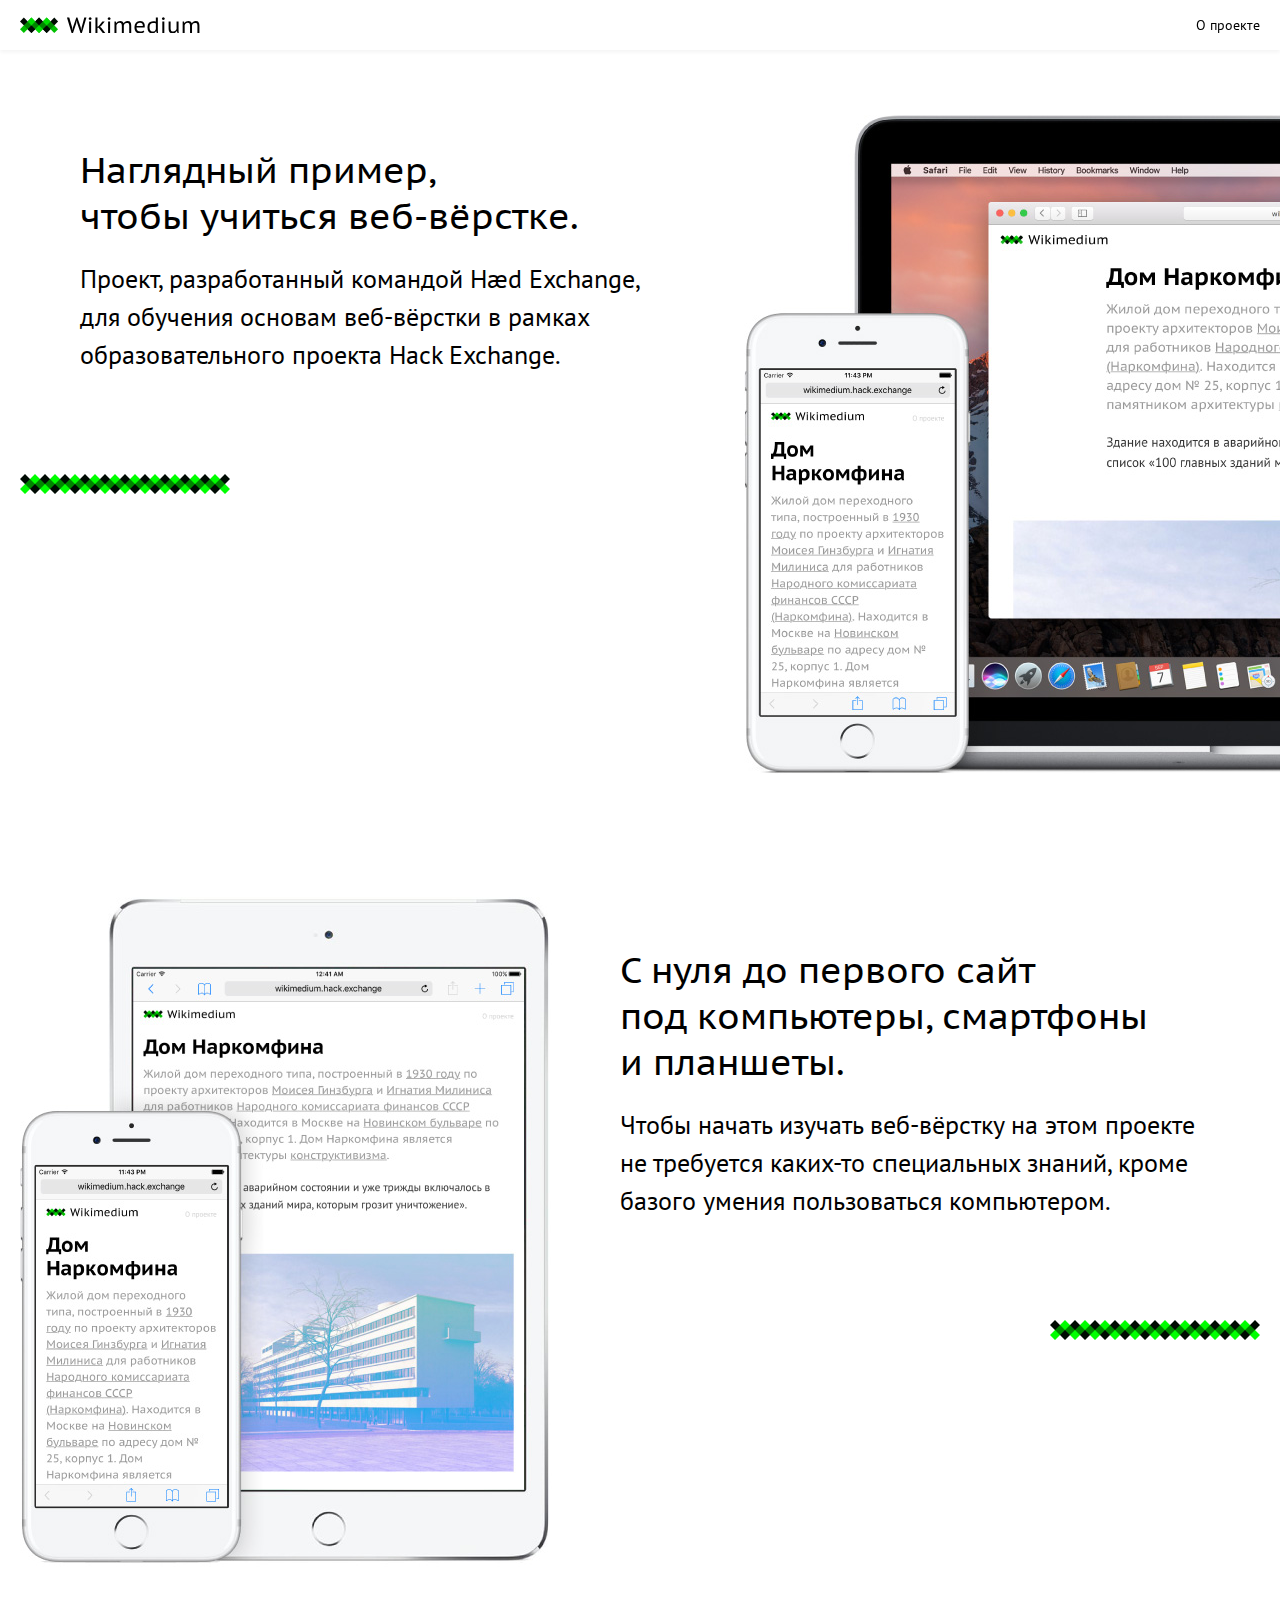
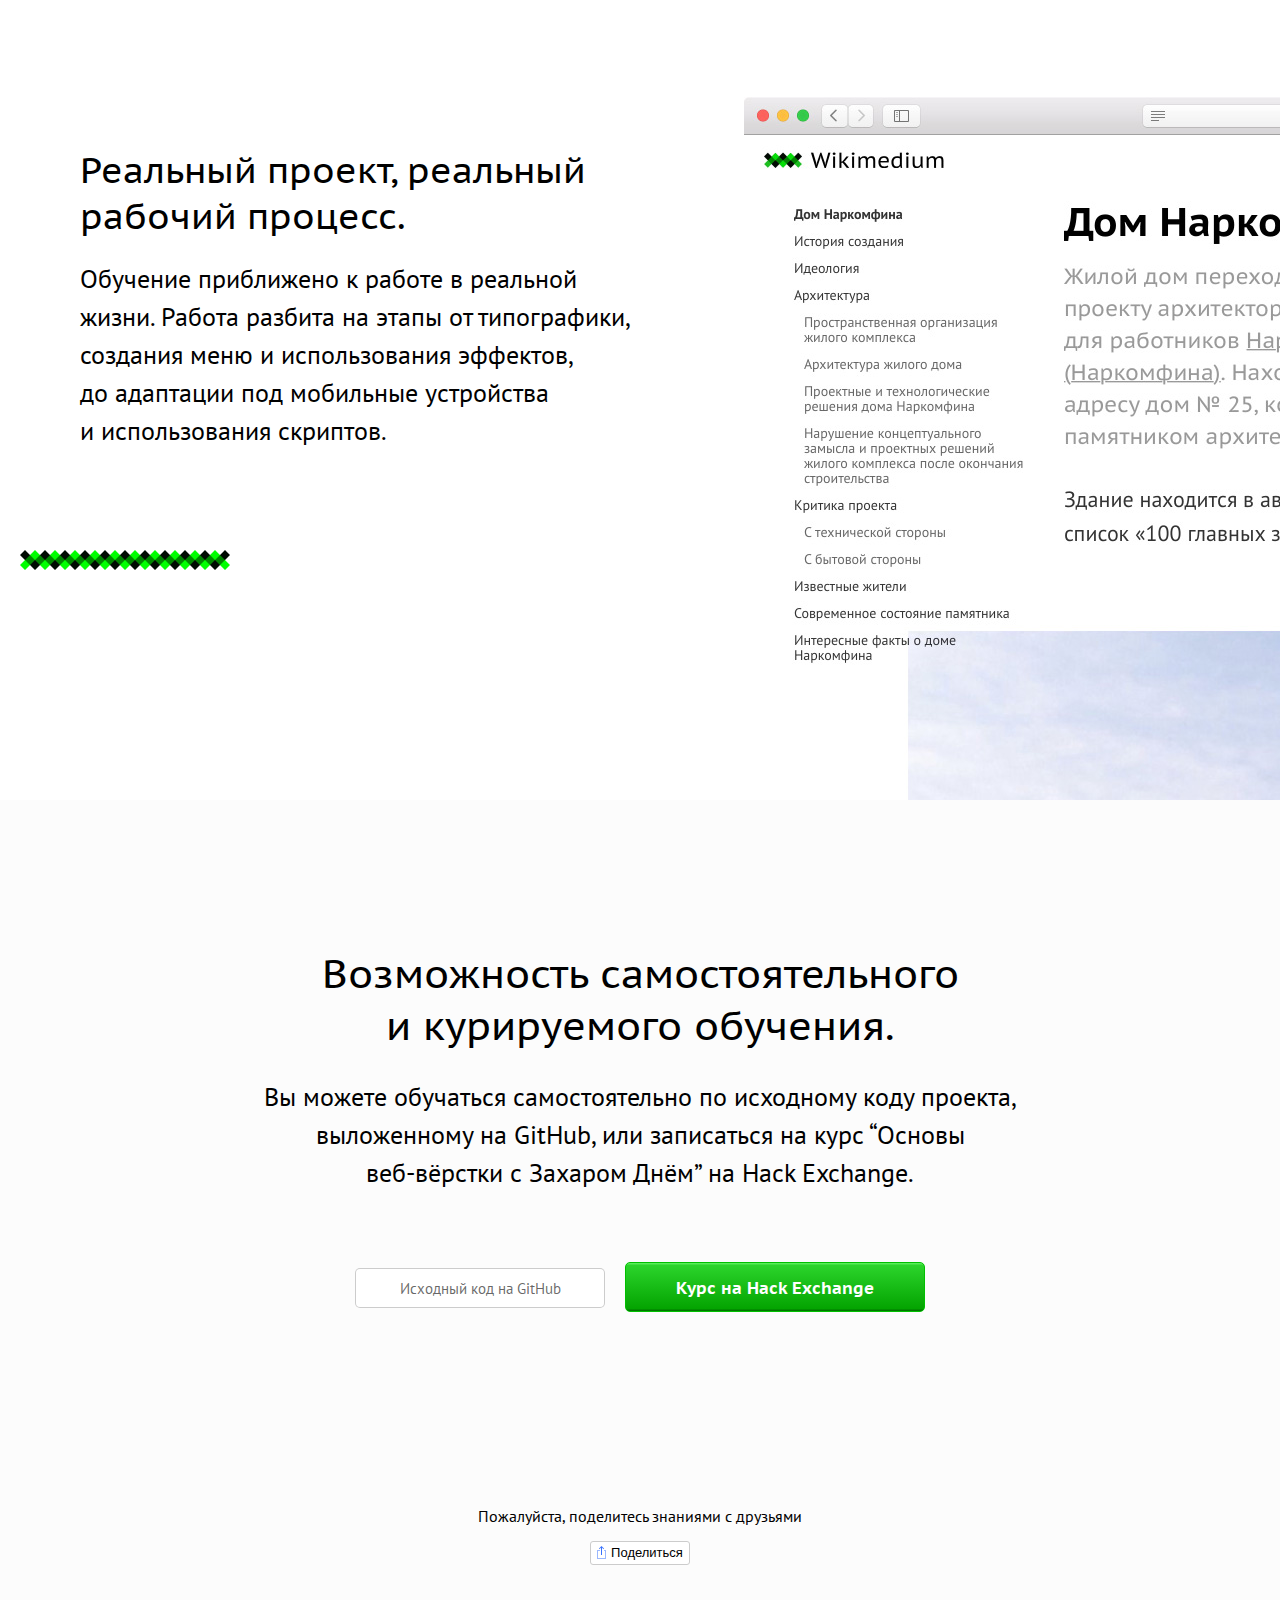
<file: index.html>
<!DOCTYPE html>
<html>
  <head>
    <meta charset="utf-8">
    <meta name="viewport" content="width=device-width">
    <meta name="description" content="Проект, разработанный командой Hæd Exchange, для обучения основам веб-вёрстки в рамках образовательного проекта Hack Exchange.">
    <meta name="keywords" content="hack, exchange, hse, wikipedia, potok2020">

    <meta property="og:type" content="website">
    <meta property="og:url" content="http://wikimedium.hack.exchange/posts.html">
    <meta property="og:title" content="Wikimedium — проект для изучения основ веб-вёрстки">
    <meta property="og:description" content="Проект, разработанный командой Hæd Exchange, для обучения основам веб-вёрстки в рамках образовательного проекта Hack Exchange.">
    <meta property="og:image" content="">

    <title>Wikimedium</title>

    <link rel="stylesheet" href="stylesheets/style.css">
    <link rel="icon" type="image/x-icon" href="favicon.png"/>
    <link rel="icon" type="image/x-icon" href="favicon.ico"/>

    <script type="text/javascript" src="javascripts/jquery-3.1.1.js"></script>
    <script type="text/javascript"src="javascripts/social-likes.min.js"></script>
  </head>
  <body class="landing">
    <nav class="menubar">
      <div>
        <a class="logo" href="posts.html"></a>
        <a class="about" href="index.html">О проекте</a>
      </div>
    </nav>

    <section class="landingWrapper">
      <section class="mainSection left">
        <section>
          <h2>
            Наглядный пример,<br class="">
            чтобы учиться веб-вёрстке.
          </h2>
          <p>
            Проект, разработанный командой Hæd Exchange,<br>
            для обучения основам веб-вёрстки в рамках<br>
            образовательного проекта Hack Exchange.
          </p>
          <figure></figure>
        </section>
        <figure class="mockup" id="mockup1"></figure>
      </section>

      <section class="mainSection right">
        <section>
          <h2>
            С нуля до первого сайт<br>
            под компьютеры, смартфоны<br>
            и планшеты.
          </h2>
          <p>
            Чтобы начать изучать веб-вёрстку на этом проекте<br>
            не требуется каких-то специальных знаний, кроме<br>
            базого умения пользоваться компьютером.
          </p>
          <figure></figure>
        </section>
        <figure class="mockup" id="mockup2"></figure>
      </section>

      <section class="mainSection left">
        <section>
          <h2>
            Реальный проект, реальный<br>
            рабочий процесс.
          </h2>
          <p>
            Обучение приближено к работе в реальной<br>
            жизни. Работа разбита на этапы от типографики,<br>
            создания меню и использования эффектов, <br>
            до адаптации под мобильные устройства <br>
            и использования скриптов.
          </p>
          <figure></figure>
        </section>
        <figure class="mockup" id="mockup3"></figure>
      </section>

      <section class="mainSection center">
        <section>
          <h2>
            Возможность самостоятельного<br>
            и курируемого обучения.
          </h2>
          <p>
            Вы можете обучаться самостоятельно по исходному<br class="compact">
            коду проекта,<br class="full">
            выложенному на GitHub, или записаться<br class="compact">
            на курс “Основы<br class="full">
            веб-вёрстки с Захаром Днём”<br class="compact">
            на Hack Exchange.
          </p>

          <nav>
            <a class="btn small white" href="http://github.com/rostislove">Исходный код на GitHub</a>
            <a class="btn large green" href="http://lessons.hack.exchange">Курс на Hack Exchange</a>
          </nav>

        </section>
        <footer>
          <p>Пожалуйста, поделитесь знаниями с друзьями</p>

          <div class="social-likes social-likes_single" data-url="http://wikimedium.hack.exchange/posts.html" data-single-title="Поделиться">
            <div class="facebook" title="Поделиться ссылкой на Фейсбуке">Facebook</div>
            <div class="twitter" title="Поделиться ссылкой в Твиттере">Twitter</div>
            <div class="vkontakte" title="Поделиться ссылкой во Вконтакте">Вконтакте</div>
            <div class="odnoklassniki" title="Поделиться ссылкой в Одноклассниках">Одноклассники</div>
          </div>
        </footer>

      </section>
    </section>


  </body>
</html>
</file>
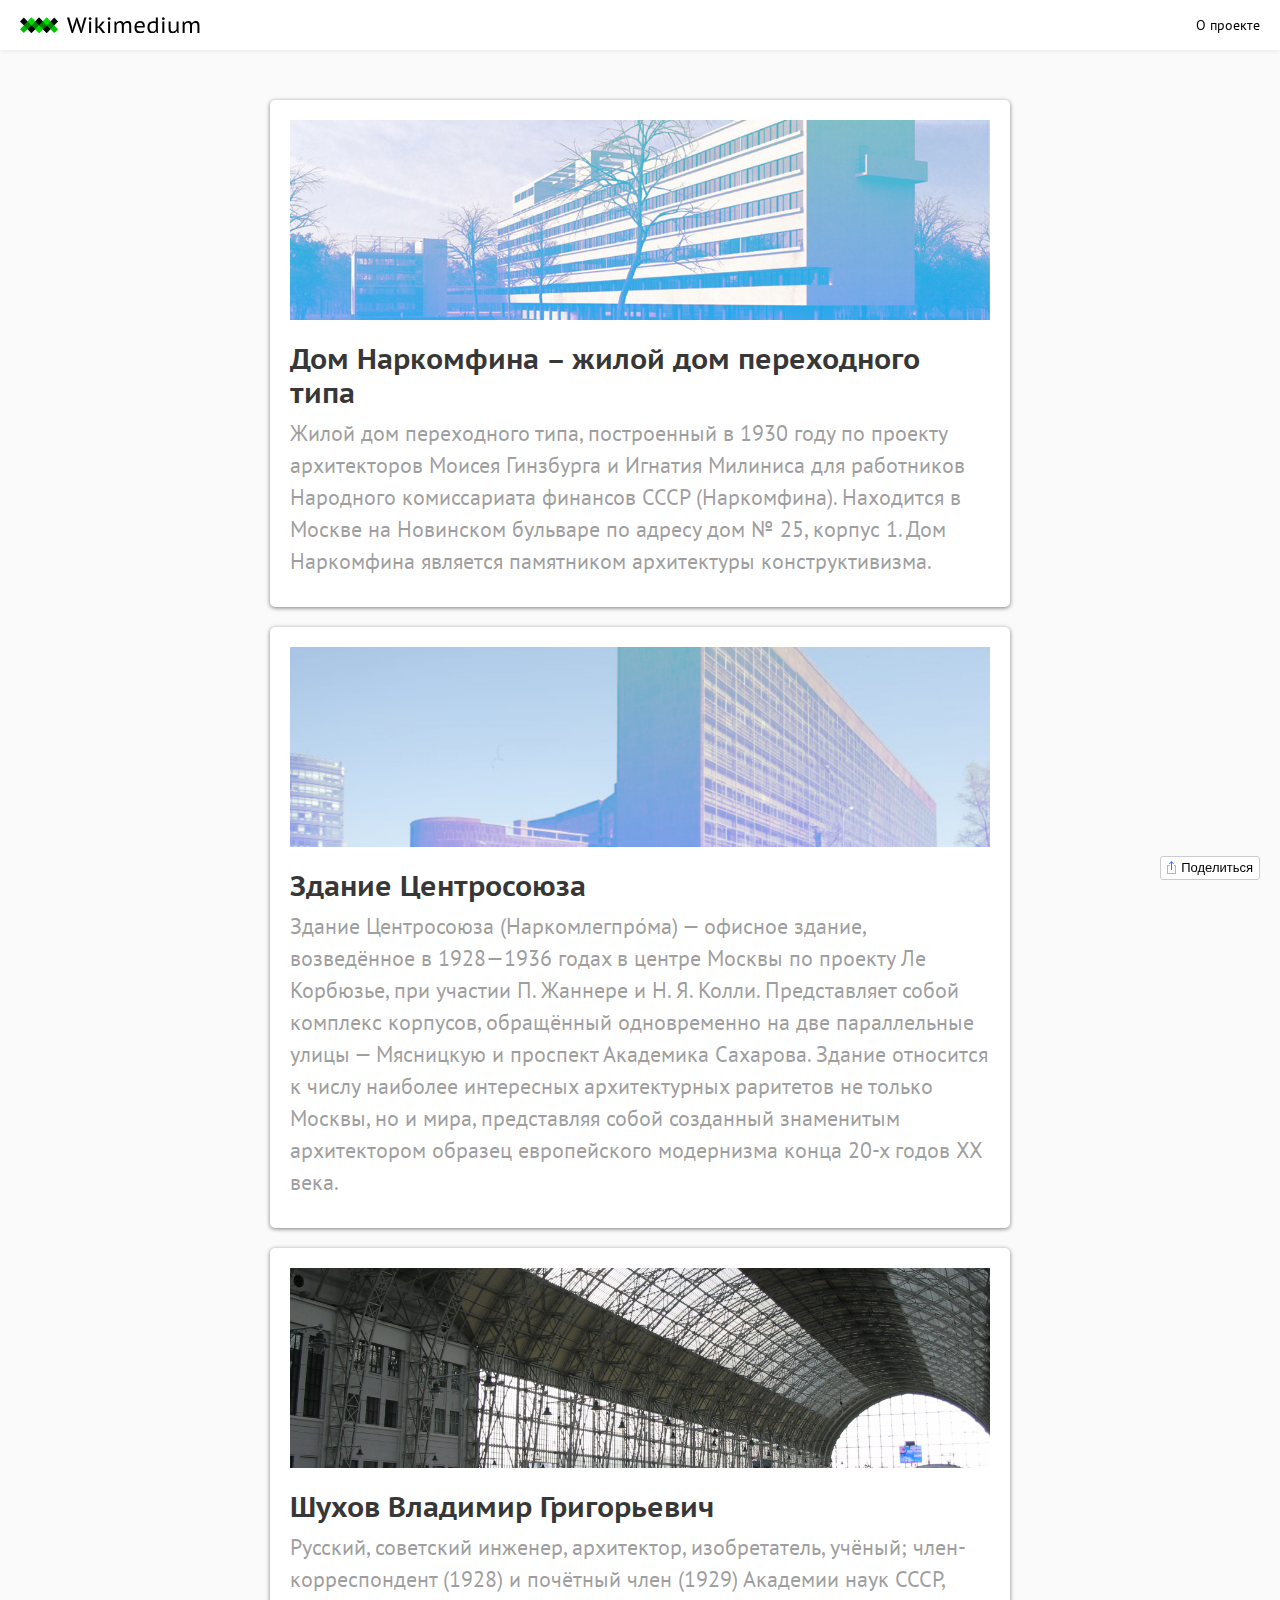
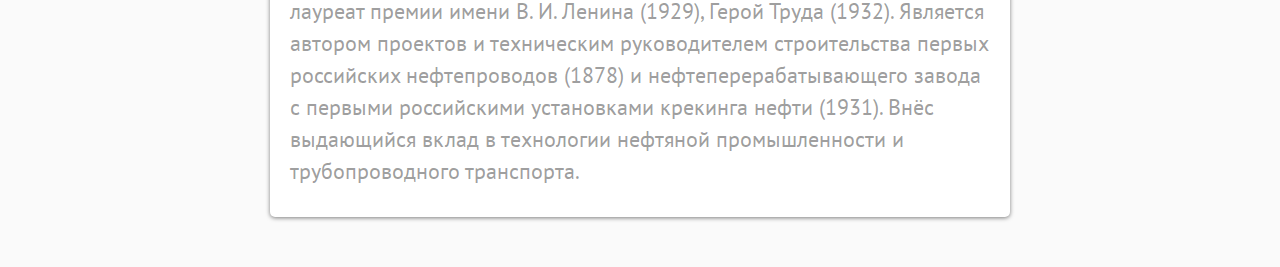
<file: posts.html>
<!DOCTYPE html>
<html>
  <head>
    <meta charset="utf-8">
    <meta name="viewport" content="width=device-width">
    <meta name="description" content="Статьи из Википедии, сверстанная студентами для обучения основам веб-верстки в рамках образовательного проекта Hack Exchange">
    <meta name="keywords" content="hack, exchange, hse, wikipedia, potok2020">

    <meta property="og:type" content="website">
    <meta property="og:url" content="http://wikimedium.hack.exchange/posts.html">
    <meta property="og:title" content="Wikimedium - онлайн энциклопедия">
    <meta property="og:description" content="Статьи из Википедии, сверстанная студентами для обучения основам веб-верстки в рамках образовательного проекта Hack Exchange">
    <meta property="og:image" content="">

    <title>Wikimedium - онлайн энциклопедия</title>



    <link rel="stylesheet" href="stylesheets/style.css">
    <script type="text/javascript" src="javascripts/jquery-3.1.1.js"></script>
    <script type="text/javascript"src="javascripts/social-likes.min.js"></script>
  </head>
  <body class="posts">
    <nav class="menubar">
      <div>
        <a class="logo" href="posts.html"></a>
        <a class="about" href="index.html">О проекте</a>
      </div>
    </nav>

    <section class="postsFeed">
      <a href="posts/narkomfin.html">
        <figure style="background-image: url(images/posts/narkomfin.jpg)"></figure>
        <h2>Дом Наркомфина – жилой дом переходного типа</h2>
        <p>Жилой дом переходного типа, построенный в 1930 году по проекту архитекторов Моисея Гинзбурга и Игнатия Милиниса для работников Народного комиссариата финансов СССР (Наркомфина). Находится в Москве на Новинском бульваре по адресу дом № 25, корпус 1. Дом Наркомфина является памятником архитектуры конструктивизма.</p>
      </a>

      <a href="posts/centrosouz.html">
        <figure style="background-image: url(images/posts/centrosouz.jpg)"></figure>
        <h2>Здание Центросоюза</h2>
        <p>Здание Центросоюза (Наркомлегпро́ма) — офисное здание, возведённое в 1928—1936 годах в центре Москвы по проекту Ле Корбюзье, при участии П. Жаннере и Н. Я. Колли. Представляет собой комплекс корпусов, обращённый одновременно на две параллельные улицы — Мясницкую и проспект Академика Сахарова. Здание относится к числу наиболее интересных архитектурных раритетов не только Москвы, но и мира, представляя собой созданный знаменитым архитектором образец европейского модернизма конца 20-х годов XX века.</p>
      </a>

      <a href="posts/shukhov.html">
        <figure style="background-image: url(images/posts/shukhov_02.jpg)"></figure>
        <h2>Шухов Владимир Григорьевич</h2>
        <p>Русский, советский инженер, архитектор, изобретатель, учёный; член-корреспондент (1928) и почётный член (1929) Академии наук СССР, лауреат премии имени В. И. Ленина (1929), Герой Труда (1932). Является автором проектов и техническим руководителем строительства первых российских нефтепроводов (1878) и нефтеперерабатывающего завода с первыми российскими установками крекинга нефти (1931). Внёс выдающийся вклад в технологии нефтяной промышленности и трубопроводного транспорта.</p>
      </a>
    </section>

    <footer class="share">
      <div class="social-likes social-likes_single" data-url="http://wikimedium.hack.exchange/posts.html" data-single-title="Поделиться">
      	<div class="facebook" title="Поделиться ссылкой на Фейсбуке">Facebook</div>
      	<div class="twitter" title="Поделиться ссылкой в Твиттере">Twitter</div>
      	<div class="vkontakte" title="Поделиться ссылкой во Вконтакте">Вконтакте</div>
      	<div class="odnoklassniki" title="Поделиться ссылкой в Одноклассниках">Одноклассники</div>
      </div>
    </footer>
  </body>
</html>
</file>
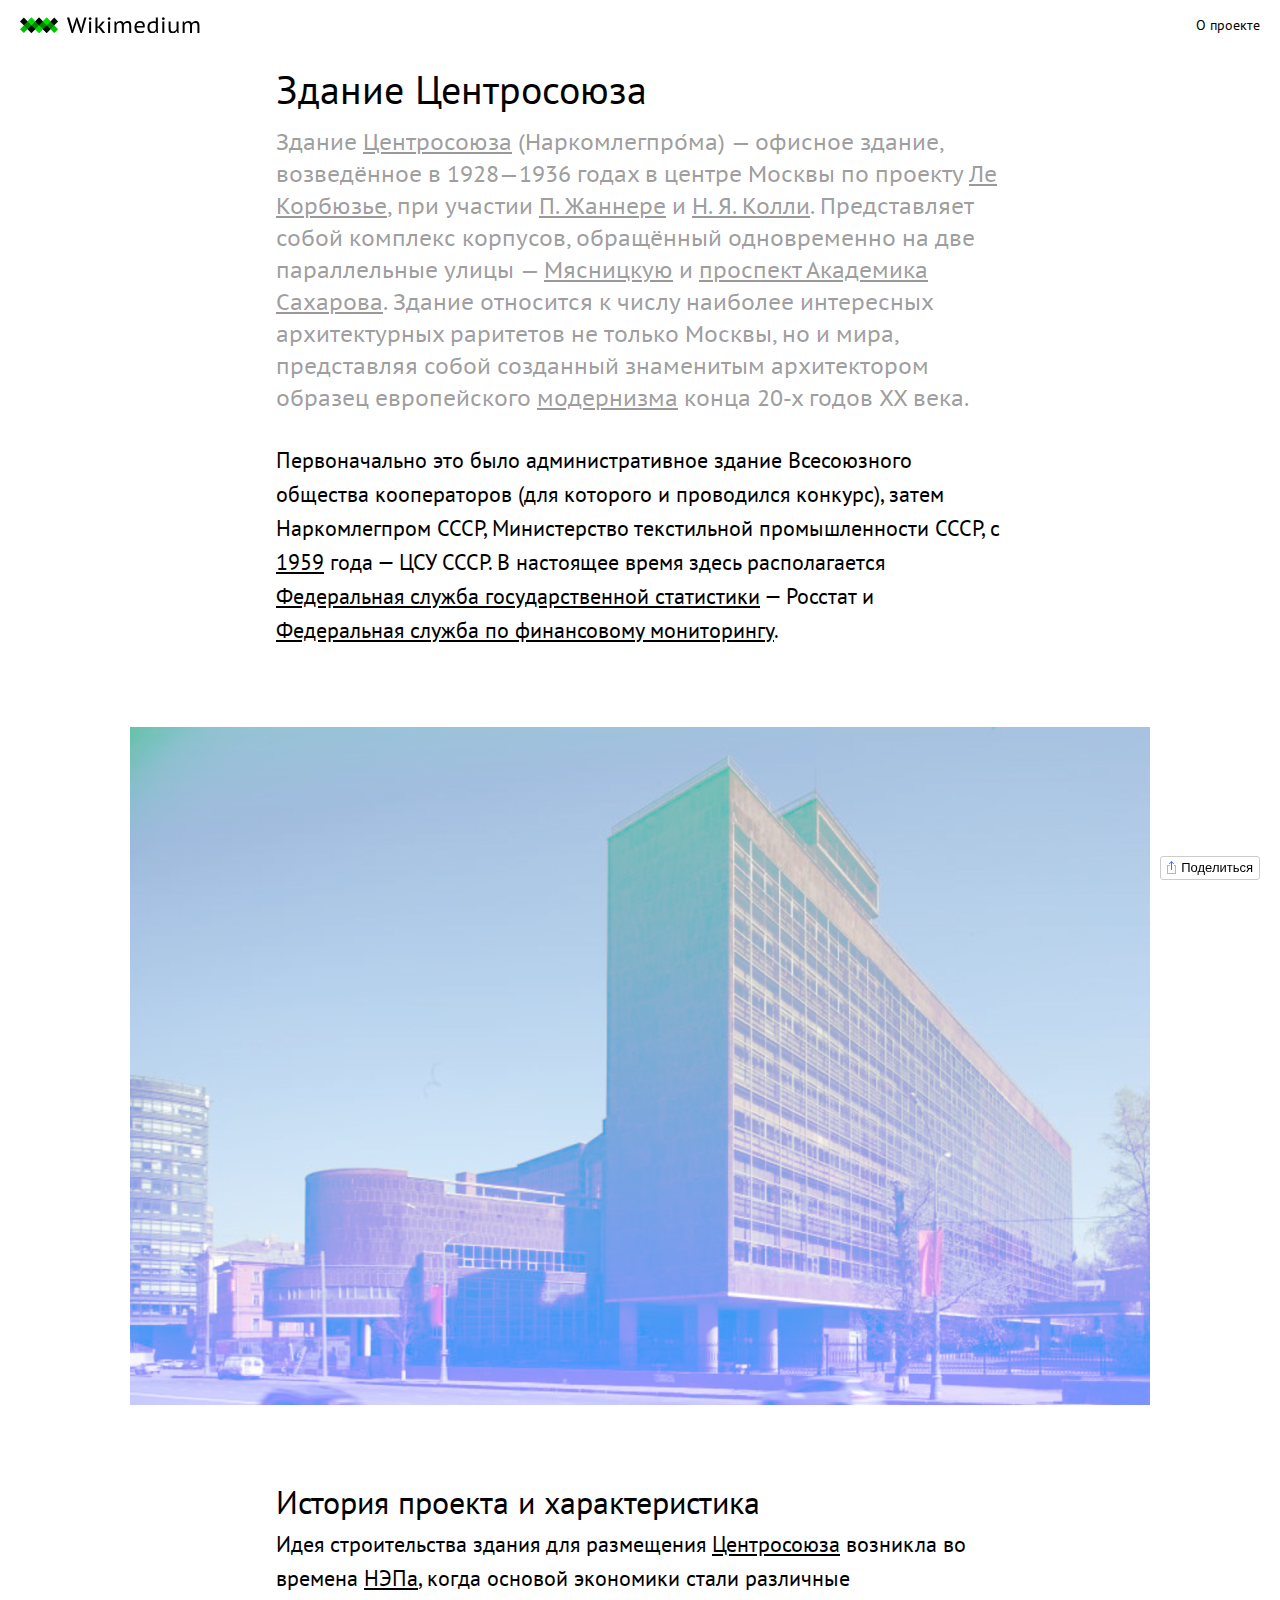
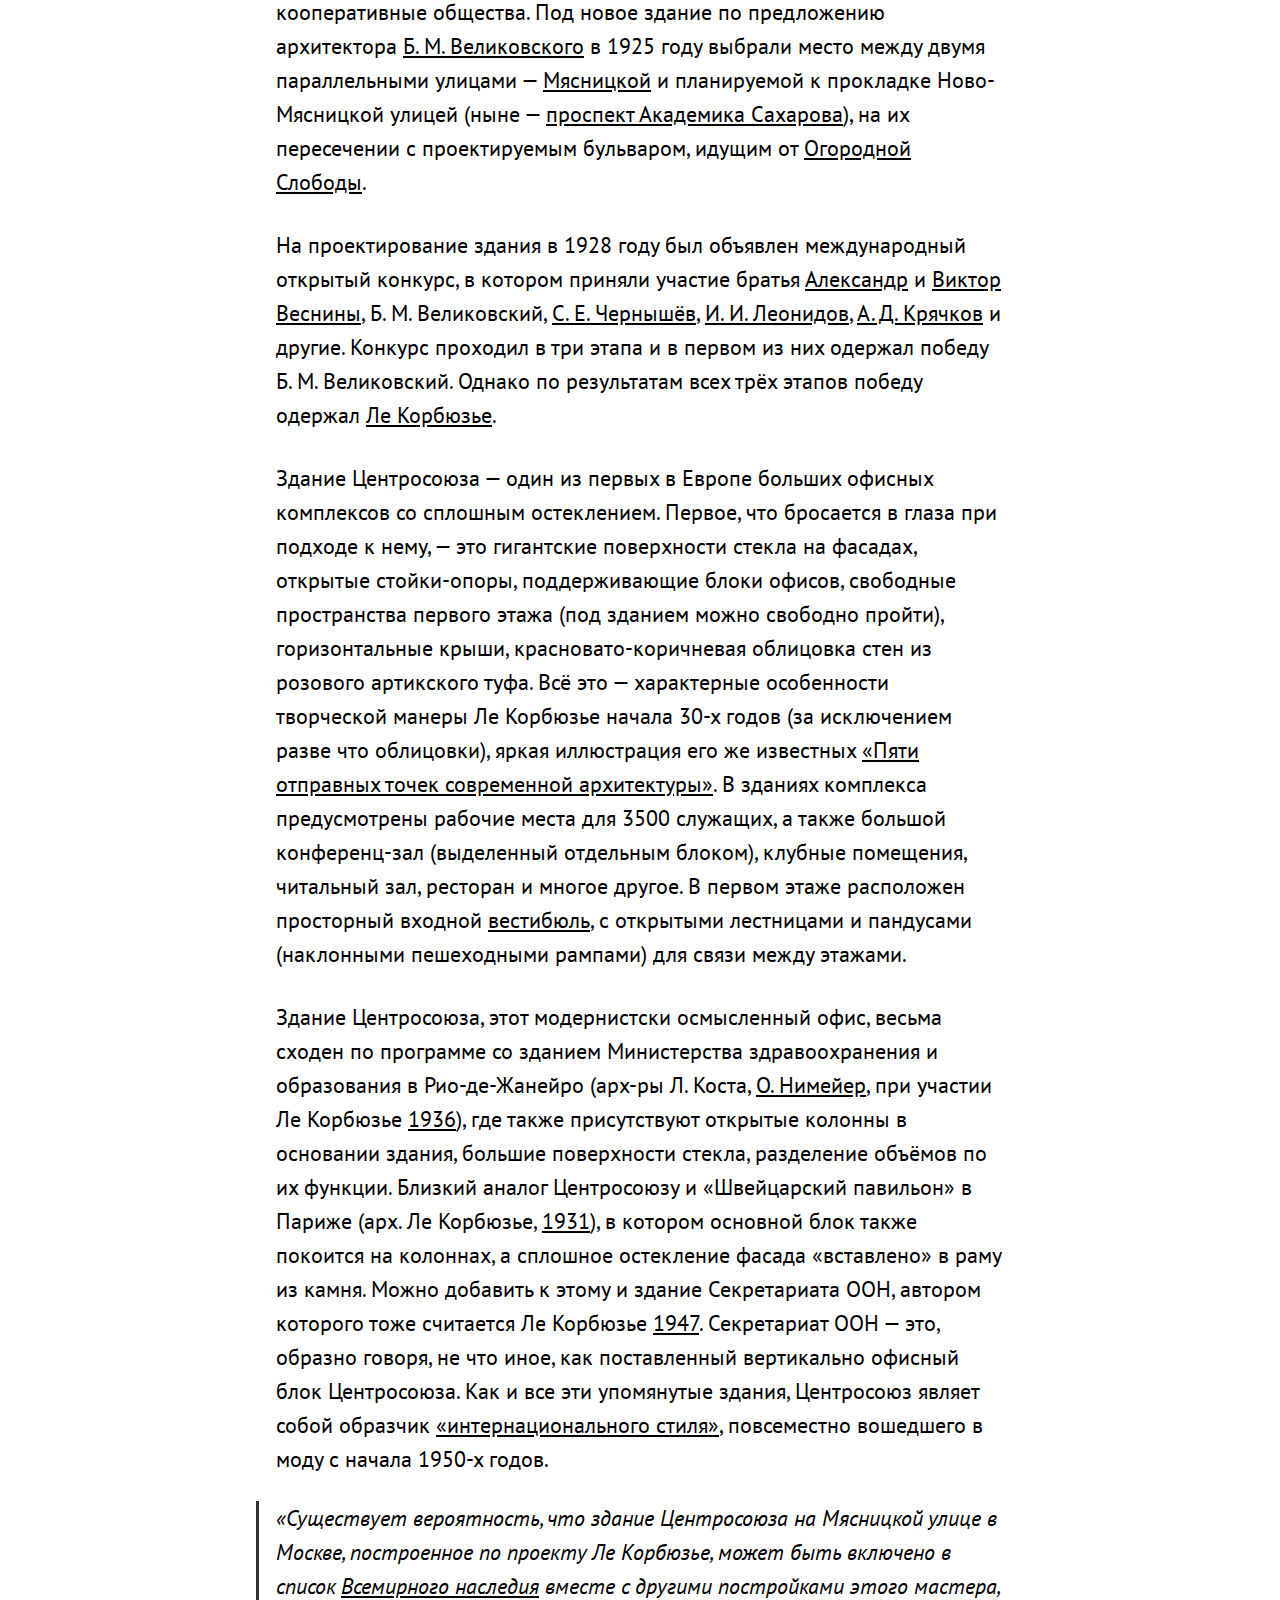
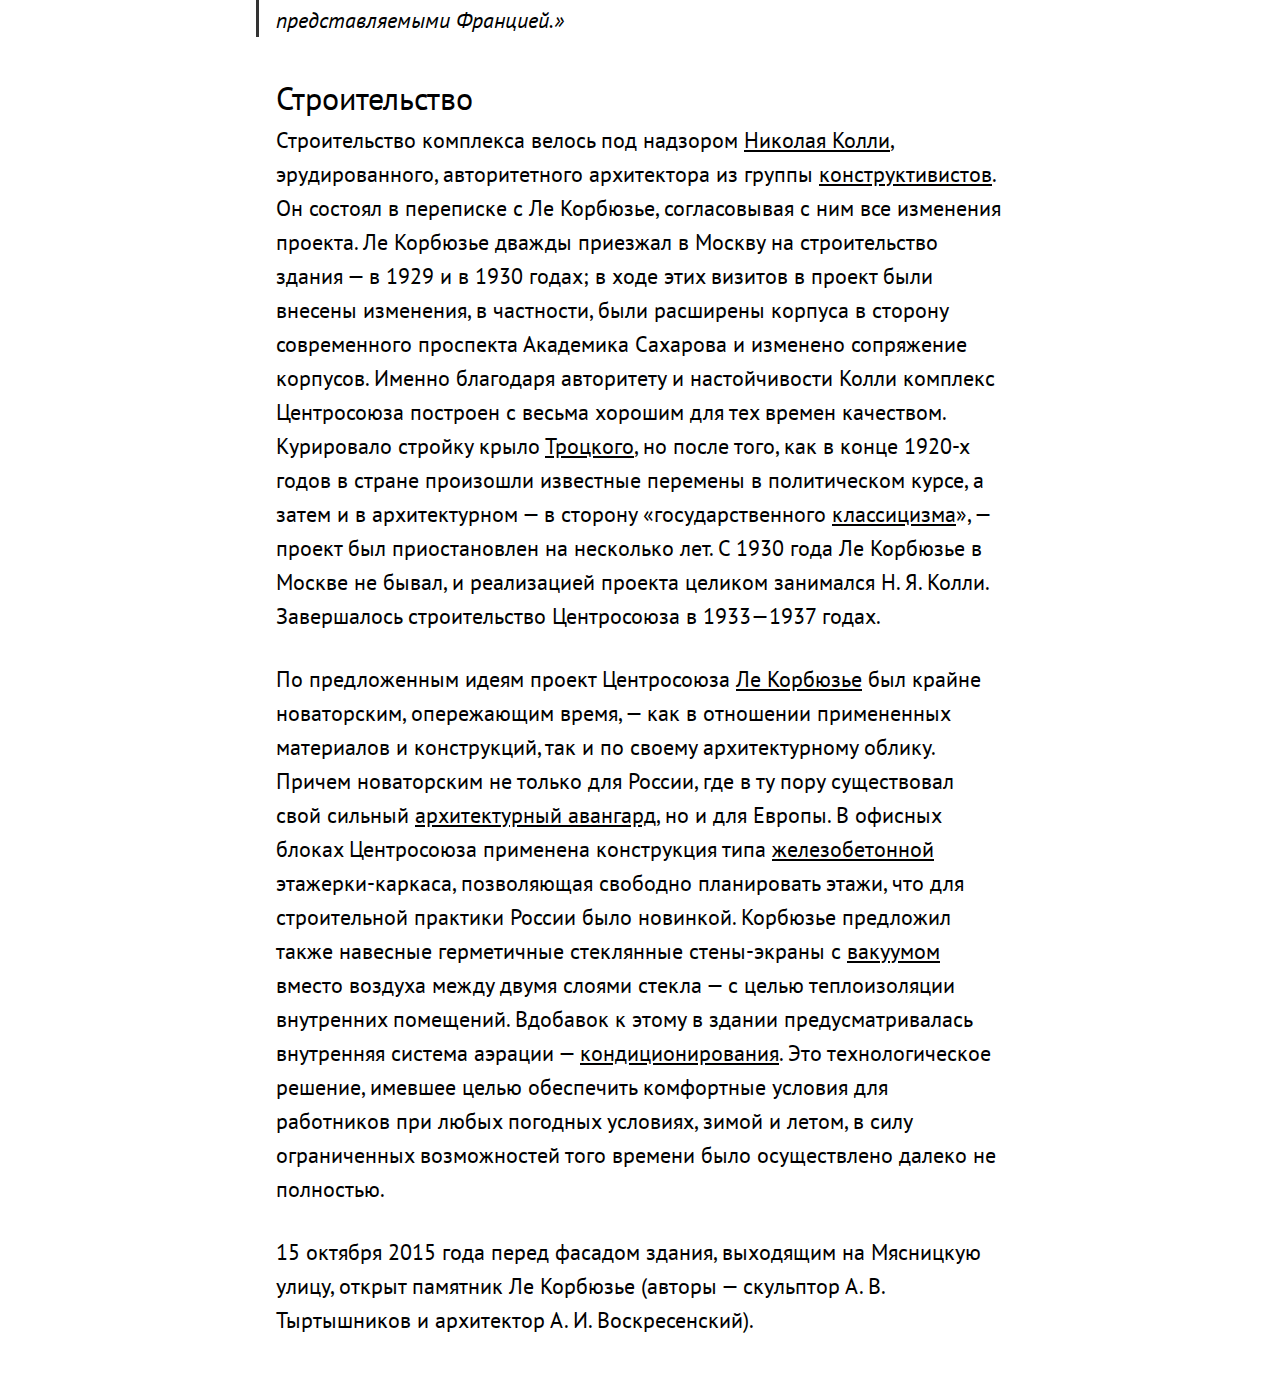
<file: posts/centrosouz.html>
<!DOCTYPE html>
<html>
  <head lang="en">
    <meta charset="utf-8">
    <meta name="viewport" content="width=device-width">

    <meta property="og:type" content="article">
    <meta property="og:url" content="http://wikimedium.hack.exchange/posts/centrosouz.html">
    <meta property="og:title" content="Дом Центрсоюза – Wikimedium">
    <meta property="og:description" content="Статья Дом Центрсоюза из Википедии, сверстанная студентами для обучения основам веб-верстки в рамках образовательного проекта Hack Exchange">
    <meta property="og:image" content="http://wikimedium.hack.exchange/images/posts/centrsouz.jpg">

    <title>Дом Центрсоюза – Wikimedium</title>

    <link rel="stylesheet" href="../stylesheets/style.css">
    <link rel="icon" type="image/x-icon" href="../favicon.png"/>
    <link rel="icon" type="image/x-icon" href="../favicon.ico"/>

    <script type="text/javascript" src="../javascripts/jquery-3.1.1.js"></script>
    <script type="text/javascript" src="../javascripts/script.js"></script>

    <script type="text/javascript" src="../javascripts/jquery-3.1.1.js"></script>
    <script type="text/javascript"src="../javascripts/social-likes.min.js"></script>
  </head>
  <body>
    <nav class="menubar">
      <div>
        <a class="logo" href="posts.html"></a>
        <a class="about" href="index.html">О проекте</a>
      </div>
    </nav>

    <nav class="sidebar">
      <ul>
        <li>
          <a href="#s1">Здание Центросоюза</a>
        </li>

        <li>
          <a href="#s2">История проекта и характеристика</a>
        </li>

        <li>
          <a href="#s3">Строительство</a>
        </li>
      </ul>
    </nav>
    <article>
      <h1 id="s1">Здание Центросоюза</h1>
      <p>Здание <a target="_blank" href="https://ru.wikipedia.org/wiki/%D0%A6%D0%B5%D0%BD%D1%82%D1%80%D0%BE%D1%81%D0%BE%D1%8E%D0%B7">Центросоюза</a> (Наркомлегпро́ма) — офисное здание, возведённое в 1928—1936 годах в центре Москвы по проекту <a target="_blank" href="https://ru.wikipedia.org/wiki/%D0%9B%D0%B5_%D0%9A%D0%BE%D1%80%D0%B1%D1%8E%D0%B7%D1%8C%D0%B5">Ле Корбюзье</a>, при участии <a target="_blank" href="https://ru.wikipedia.org/wiki/%D0%96%D0%B0%D0%BD%D0%BD%D0%B5%D1%80%D0%B5,_%D0%9F%D1%8C%D0%B5%D1%80">П. Жаннере</a> и <a target="_blank" href="https://ru.wikipedia.org/wiki/%D0%9A%D0%BE%D0%BB%D0%BB%D0%B8,_%D0%9D%D0%B8%D0%BA%D0%BE%D0%BB%D0%B0%D0%B9_%D0%94%D0%B6%D0%B5%D0%BC%D1%81%D0%BE%D0%B2%D0%B8%D1%87">Н. Я. Колли</a>. Представляет собой комплекс корпусов, обращённый одновременно на две параллельные улицы — <a target="_blank" href="https://ru.wikipedia.org/wiki/%D0%9C%D1%8F%D1%81%D0%BD%D0%B8%D1%86%D0%BA%D0%B0%D1%8F_%D1%83%D0%BB%D0%B8%D1%86%D0%B0">Мясницкую</a> и <a target="_blank" href="https://ru.wikipedia.org/wiki/%D0%9F%D1%80%D0%BE%D1%81%D0%BF%D0%B5%D0%BA%D1%82_%D0%90%D0%BA%D0%B0%D0%B4%D0%B5%D0%BC%D0%B8%D0%BA%D0%B0_%D0%A1%D0%B0%D1%85%D0%B0%D1%80%D0%BE%D0%B2%D0%B0_(%D0%9C%D0%BE%D1%81%D0%BA%D0%B2%D0%B0)">проспект Академика Сахарова</a>. Здание относится к числу наиболее интересных архитектурных раритетов не только Москвы, но и мира, представляя собой созданный знаменитым архитектором образец европейского <a target="_blank" href="">модернизма</a> конца 20-х годов XX века.</p>
      <p>Первоначально это было административное здание Всесоюзного общества кооператоров (для которого и проводился конкурс), затем Наркомлегпром СССР, Министерство текстильной промышленности СССР, с <a target="_blank" href="">1959</a> года — ЦСУ СССР. В настоящее время здесь располагается <a target="_blank" href="">Федеральная служба государственной статистики</a> — Росстат и <a target="_blank" href="">Федеральная служба по финансовому мониторингу</a>.</p>
      <img src="../images/posts/centrosouz.jpg" alt="Дом Центрсоюза">
      <h2 id="s2">История проекта и характеристика</h2>
      <p>Идея строительства здания для размещения <a target="_blank" href="">Центросоюза</a> возникла во времена <a target="_blank" href="">НЭПа</a>, когда основой экономики стали различные кооперативные общества. Под новое здание по предложению архитектора <a target="_blank" href="">Б. М. Великовского</a> в 1925 году выбрали место между двумя параллельными улицами — <a target="_blank" href="">Мясницкой</a> и планируемой к прокладке Ново-Мясницкой улицей (ныне — <a target="_blank" href="">проспект Академика Сахарова</a>), на их пересечении с проектируемым бульваром, идущим от <a target="_blank" href="">Огородной Слободы</a>.</p>
      <p>На проектирование здания в 1928 году был объявлен международный открытый конкурс, в котором приняли участие братья <a target="_blank" href="">Александр</a> и <a target="_blank" href="">Виктор</a> <a target="_blank" href="">Веснины</a>, Б. М. Великовский, <a target="_blank" href="">С. Е. Чернышёв</a>, <a target="_blank" href="">И. И. Леонидов</a>, <a target="_blank" href="">А. Д. Крячков</a> и другие. Конкурс проходил в три этапа и в первом из них одержал победу Б. М. Великовский. Однако по результатам всех трёх этапов победу одержал <a target="_blank" href="">Ле Корбюзье</a>.</p>
      <p>Здание Центросоюза — один из первых в Европе больших офисных комплексов со сплошным остеклением. Первое, что бросается в глаза при подходе к нему, — это гигантские поверхности стекла на фасадах, открытые стойки-опоры, поддерживающие блоки офисов, свободные пространства первого этажа (под зданием можно свободно пройти), горизонтальные крыши, красновато-коричневая облицовка стен из розового артикского туфа. Всё это — характерные особенности творческой манеры Ле Корбюзье начала 30-х годов (за исключением разве что облицовки), яркая иллюстрация его же известных <a target="_blank" href="">«Пяти отправных точек современной архитектуры»</a>. В зданиях комплекса предусмотрены рабочие места для 3500 служащих, а также большой конференц-зал (выделенный отдельным блоком), клубные помещения, читальный зал, ресторан и многое другое. В первом этаже расположен просторный входной <a target="_blank" href="">вестибюль</a>, с открытыми лестницами и пандусами (наклонными пешеходными рампами) для связи между этажами.</p>
      <p>Здание Центросоюза, этот модернистски осмысленный офис, весьма сходен по программе со зданием Министерства здравоохранения и образования в Рио-де-Жанейро (арх-ры Л. Коста, <a target="_blank" href="">О. Нимейер</a>, при участии Ле Корбюзье <a target="_blank" href="">1936</a>), где также присутствуют открытые колонны в основании здания, большие поверхности стекла, разделение объёмов по их функции. Близкий аналог Центросоюзу и «Швейцарский павильон» в Париже (арх. Ле Корбюзье, <a target="_blank" href="">1931</a>), в котором основной блок также покоится на колоннах, а сплошное остекление фасада «вставлено» в раму из камня. Можно добавить к этому и здание Секретариата ООН, автором которого тоже считается Ле Корбюзье <a target="_blank" href="">1947</a>. Секретариат ООН — это, образно говоря, не что иное, как поставленный вертикально офисный блок Центросоюза. Как и все эти упомянутые здания, Центросоюз являет собой образчик <a target="_blank" href="">«интернационального стиля»</a>, повсеместно вошедшего в моду с начала 1950-х годов. </p>
      <blockquote cite="https://ru.wikipedia.org/wiki/%D0%97%D0%B4%D0%B0%D0%BD%D0%B8%D0%B5_%D0%A6%D0%B5%D0%BD%D1%82%D1%80%D0%BE%D1%81%D0%BE%D1%8E%D0%B7%D0%B0">«Существует вероятность, что здание Центросоюза на Мясницкой улице в Москве, построенное по проекту Ле Корбюзье, может быть включено в список <a target="_blank" href="">Всемирного наследия</a> вместе с другими постройками этого мастера, представляемыми Францией.»</blockquote>
      <h2 id="s3">Строительство</h2>
      <p>Строительство комплекса велось под надзором <a target="_blank" href="">Николая Колли</a>, эрудированного, авторитетного архитектора из группы <a target="_blank" href="">конструктивистов</a>. Он состоял в переписке с Ле Корбюзье, согласовывая с ним все изменения проекта. Ле Корбюзье дважды приезжал в Москву на строительство здания — в 1929 и в 1930 годах; в ходе этих визитов в проект были внесены изменения, в частности, были расширены корпуса в сторону современного проспекта Академика Сахарова и изменено сопряжение корпусов. Именно благодаря авторитету и настойчивости Колли комплекс Центросоюза построен с весьма хорошим для тех времен качеством. Курировало стройку крыло <a target="_blank" href="">Троцкого</a>, но после того, как в конце 1920-х годов в стране произошли известные перемены в политическом курсе, а затем и в архитектурном — в сторону «государственного <a target="_blank" href="">классицизма</a>», — проект был приостановлен на несколько лет. С 1930 года Ле Корбюзье в Москве не бывал, и реализацией проекта целиком занимался Н. Я. Колли. Завершалось строительство Центросоюза в 1933—1937 годах.</p>
      <p>По предложенным идеям проект Центросоюза <a target="_blank" href="">Ле Корбюзье</a> был крайне новаторским, опережающим время, — как в отношении примененных материалов и конструкций, так и по своему архитектурному облику. Причем новаторским не только для России, где в ту пору существовал свой сильный <a target="_blank" href="">архитектурный авангард</a>, но и для Европы. В офисных блоках Центросоюза применена конструкция типа <a target="_blank" href="">железобетонной</a> этажерки-каркаса, позволяющая свободно планировать этажи, что для строительной практики России было новинкой. Корбюзье предложил также навесные герметичные стеклянные стены-экраны с <a target="_blank" href="">вакуумом</a> вместо воздуха между двумя слоями стекла — с целью теплоизоляции внутренних помещений. Вдобавок к этому в здании предусматривалась внутренняя система аэрации — <a target="_blank" href="">кондиционирования</a>. Это технологическое решение, имевшее целью обеспечить комфортные условия для работников при любых погодных условиях, зимой и летом, в силу ограниченных возможностей того времени было осуществлено далеко не полностью.</p>
      <p>15 октября 2015 года перед фасадом здания, выходящим на Мясницкую улицу, открыт памятник Ле Корбюзье (авторы — скульптор А. В. Тыртышников и архитектор А. И. Воскресенский).</p>
    </article>

    <footer class="share">
      <div class="social-likes social-likes_single" data-url="http://wikimedium.hack.exchange/posts/centrosouz.html" data-single-title="Поделиться">
      	<div class="facebook" title="Поделиться ссылкой на Фейсбуке">Facebook</div>
      	<div class="twitter" title="Поделиться ссылкой в Твиттере">Twitter</div>
      	<div class="vkontakte" title="Поделиться ссылкой во Вконтакте">Вконтакте</div>
      	<div class="odnoklassniki" title="Поделиться ссылкой в Одноклассниках">Одноклассники</div>
      </div>
    </footer>
  </body>
</html>
</file>
<file: stylesheets/style.css>
/* stylesheets/style.css */

@import 'reset.css';
@import 'https://fonts.googleapis.com/css?family=PT+Sans+Caption:400,700|PT+Sans:400,400i,700,700i&subset=cyrillic';
@import 'social-likes_birman.css'; /* social share */

@import 'layout.css';
@import 'content.css';
@import 'share.css';
@import 'ui.css';

/* landing */
@import 'landing.css';

/* posts */
@import "posts.css";

/* post */
@import 'sidebar.css';
@import 'menubar.css';
@import 'gallery.css';
@import 'responsive.css';
</file>
